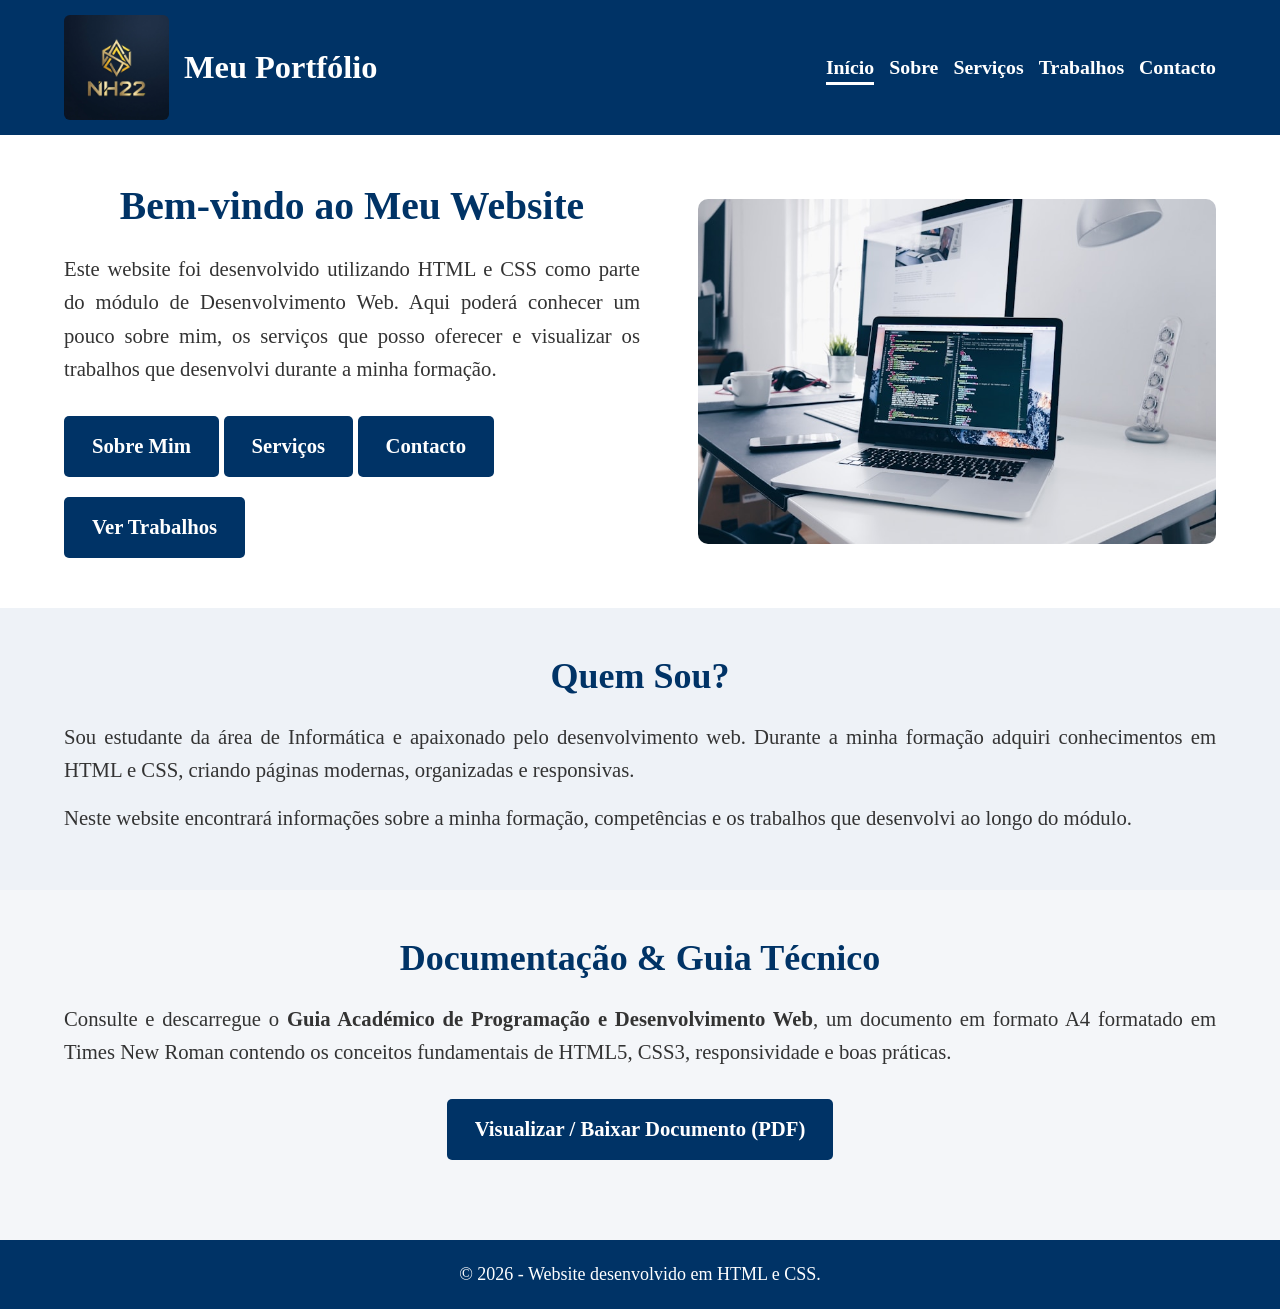
<file: index.html>
<!DOCTYPE html>
<html lang="pt">
<head>
    <meta charset="UTF-8">
    <meta name="viewport" content="width=device-width, initial-scale=1.0">
    <title>Início - Meu Portfólio</title>
    <link rel="stylesheet" href="MENU.CSS">
</head>
<body>
    
    <header>
        <div class="logo-container">
            <img src="logo nh22.jpg" alt="Logótipo NH22" class="logo-img">
            <h1>Meu Portfólio</h1>
        </div>

        <nav>
            <ul>
                <li><a href="index.html" class="active">Início</a></li>
                <li><a href="sobre.html">Sobre</a></li>
                <li><a href="servicos.html">Serviços</a></li>
                <li><a href="trabalhos.html">Trabalhos</a></li>
                <li><a href="contactos.html">Contacto</a></li>
            </ul>
        </nav>
    </header>

    <section class="banner">
        <div class="banner-texto">
            <h2>Bem-vindo ao Meu Website</h2>
            <p>
                Este website foi desenvolvido utilizando HTML e CSS como parte do
                módulo de Desenvolvimento Web. Aqui poderá conhecer um pouco sobre
                mim, os serviços que posso oferecer e visualizar os trabalhos que
                desenvolvi durante a minha formação.
            </p>

            <a href="sobre.html" class="botao">Sobre Mim</a>
            <a href="servicos.html" class="botao">Serviços</a>
            <a href="contactos.html" class="botao">Contacto</a>
            <a href="trabalhos.html" class="botao">Ver Trabalhos</a>
        </div>

        <div class="banner-imagem">
            <img src="imagem menu.jfif" alt="Programação">
        </div>
    </section>

    <section class="introducao">
        <h2>Quem Sou?</h2>
        <p>
            Sou estudante da área de Informática e apaixonado pelo desenvolvimento
            web. Durante a minha formação adquiri conhecimentos em HTML e CSS,
            criando páginas modernas, organizadas e responsivas.
        </p>
        <p>
            Neste website encontrará informações sobre a minha formação,
            competências e os trabalhos que desenvolvi ao longo do módulo.
        </p>
    </section>

    <section class="pdf-section">
        <h2>Documentação & Guia Técnico</h2>
        <p>
            Consulte e descarregue o <strong>Guia Académico de Programação e Desenvolvimento Web</strong>, 
            um documento em formato A4 formatado em Times New Roman contendo os conceitos fundamentais de HTML5, 
            CSS3, responsividade e boas práticas.
        </p>

        <div class="pdf-btn-container">
            <a href="Guia Acadêmico de Programação e Desenvolvimento Web.pdf" target="_blank" class="botao btn-pdf">
                Visualizar / Baixar Documento (PDF)
            </a>
        </div>
    </section>

    <footer>
        <p>© 2026 - Website desenvolvido em HTML e CSS.</p>
    </footer>

</body>
</html>
</file>
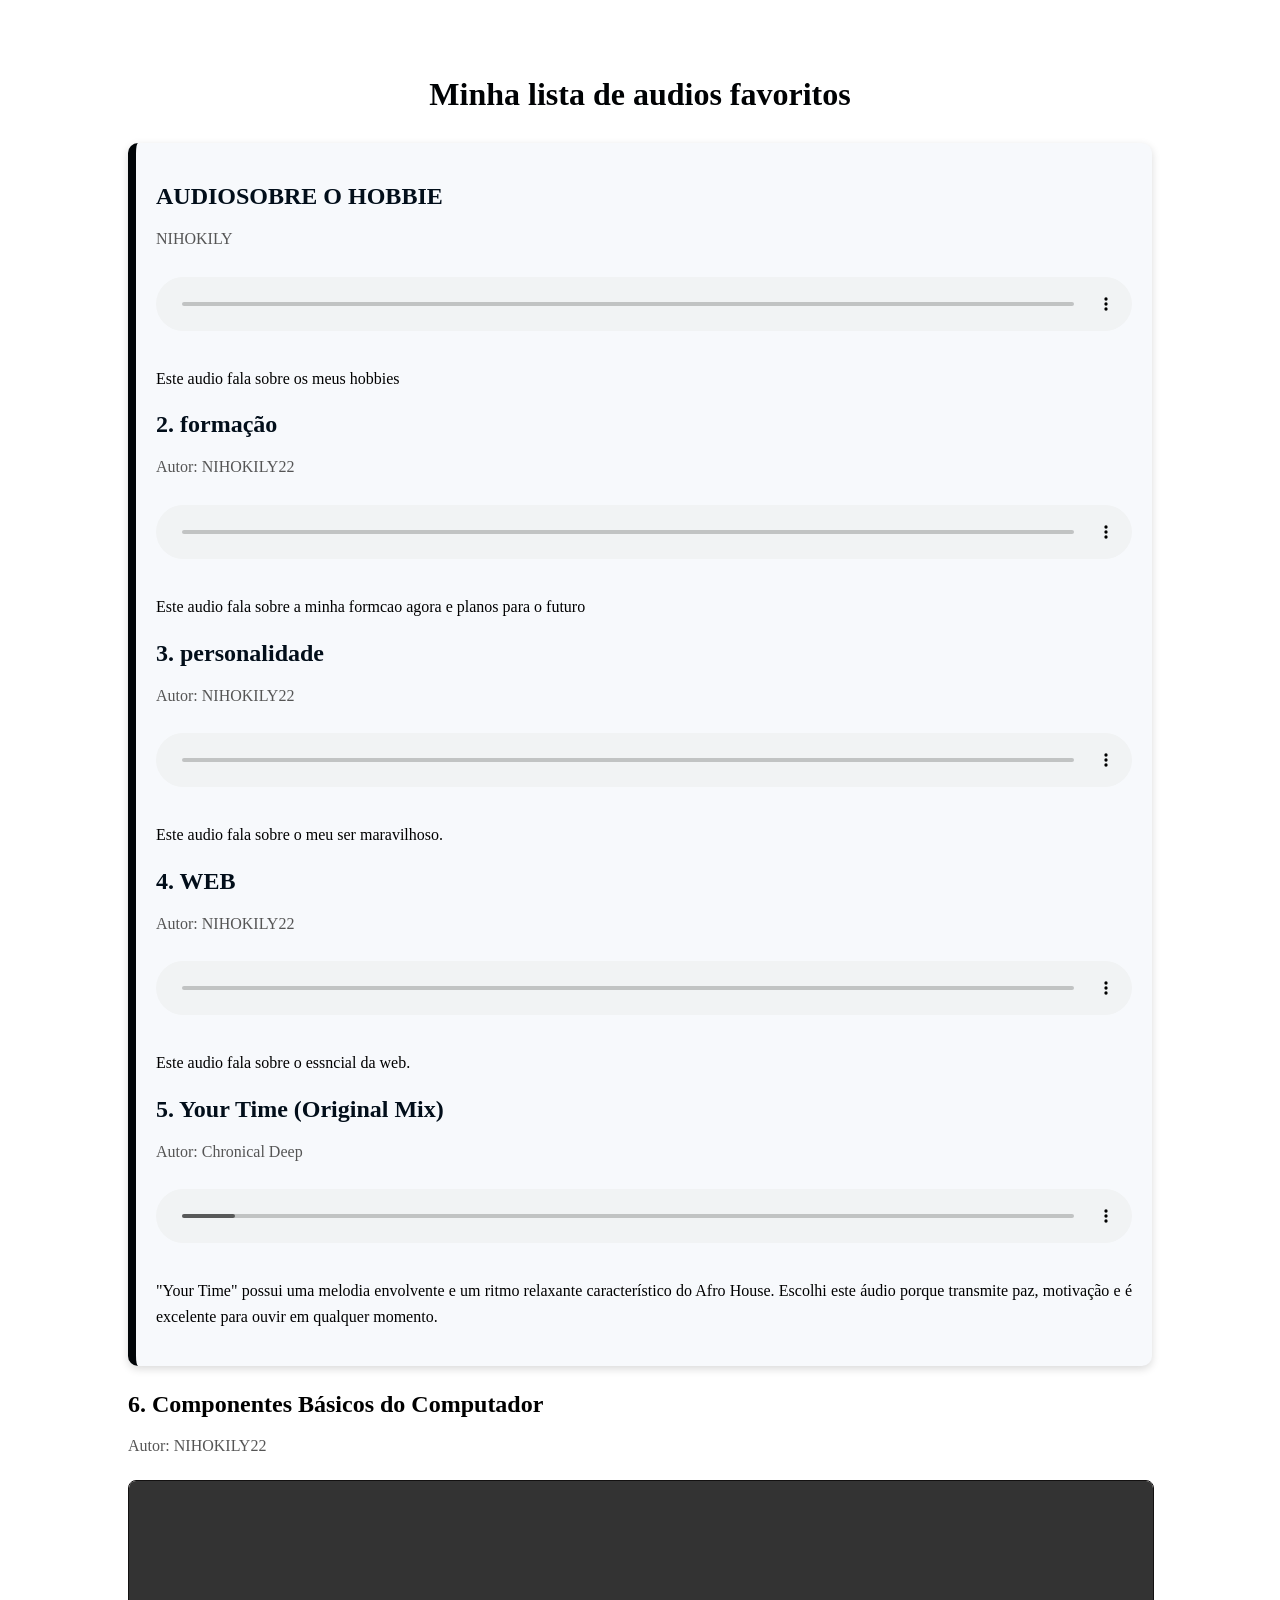
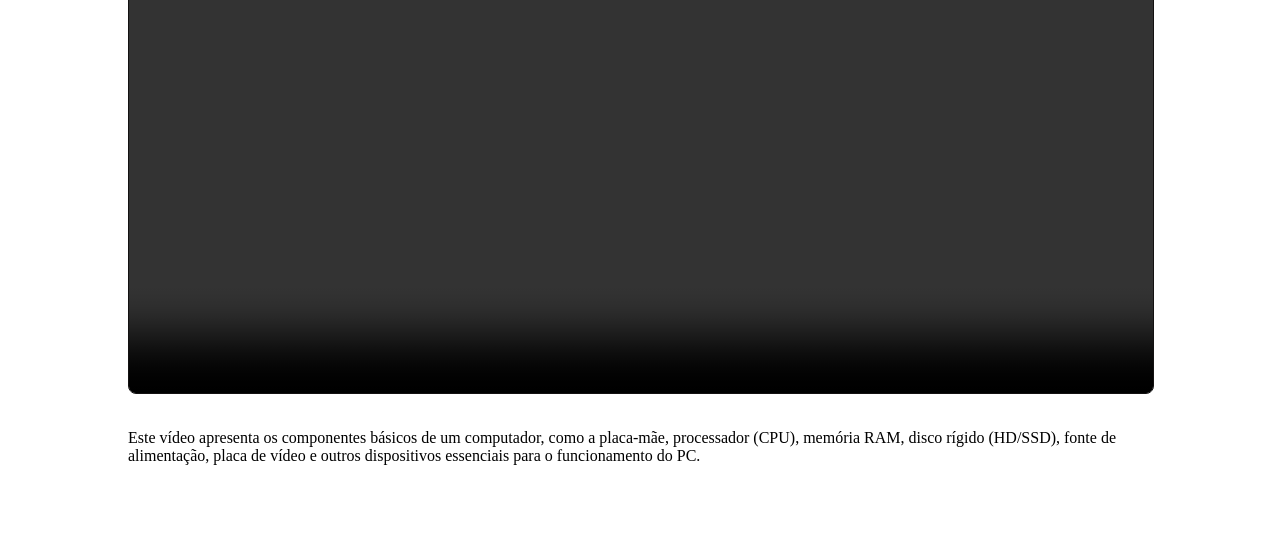
<file: audio.html>
<!DOCTYPE html>
<html lang="en">
<head>
    <meta charset="UTF-8">
    <meta name="viewport" content="width=device-width, initial-scale=1.0">
    <title>Minha lists de audios favoritos</title>
    <link rel="stylesheet" href="audio.css">
</head>
<body>
    <div class="container">
        <h1>Minha lista de audios favoritos</h1>
        <div class="audio">
            <h2>AUDIOSOBRE O HOBBIE</h2>
<p class="autor">NIHOKILY</p>

<audio controls>
<source src="Hobbie.m4a" type="audio/mpeg">

</audio>

<p>
Este audio fala sobre os meus hobbies
</p>

<h2>2. formação</h2>
<p class="autor">Autor: NIHOKILY22</p>

<audio controls>
<source src="Áudio de formação.m4a" type="audio/mpeg">

</audio>

<p>
Este audio fala sobre a minha formcao agora e planos para o futuro
</p>
<h2>3. personalidade</h2>
<p class="autor">Autor: NIHOKILY22</p>

<audio controls>
<source src="Áudio sobre personalidade.m4a" type="audio/mpeg">
O seu navegador não suporta áudio.
</audio>

<p>
Este audio fala sobre o meu ser maravilhoso.
</p>

<h2>4. WEB</h2>
<p class="autor">Autor: NIHOKILY22</p>

<audio controls>
<source src="Áudio de web.m4a" type="audio/mpeg">
O seu navegador não suporta áudio.
</audio>

<p>
Este audio fala sobre o essncial da web.
</p>


<h2>5. Your Time (Original Mix)</h2>
<p class="autor">Autor: Chronical Deep</p>

<audio controls>
<source src="Chronical Deep - Your Time (Original mix) - Stay True Sounds.mp3" type="audio/mpeg">
O seu navegador não suporta áudio.
</audio>

<p>
"Your Time" possui uma melodia envolvente e um ritmo relaxante característico
do Afro House. Escolhi este áudio porque transmite paz, motivação
e é excelente para ouvir em qualquer momento.
</p>
            </audio>
        
    </div>
    <h2>6. Componentes Básicos do Computador</h2>
<p class="autor">Autor: NIHOKILY22</p>

<video controls>
    <source src="Video web.mp4" type="video/mp4">
    O seu navegador não suporta vídeo.
</video>

<p>
Este vídeo apresenta os componentes básicos de um computador, como a placa-mãe,
processador (CPU), memória RAM, disco rígido (HD/SSD), fonte de alimentação,
placa de vídeo e outros dispositivos essenciais para o funcionamento do PC.
</p>
    </div>
</body>
</html>
</file>
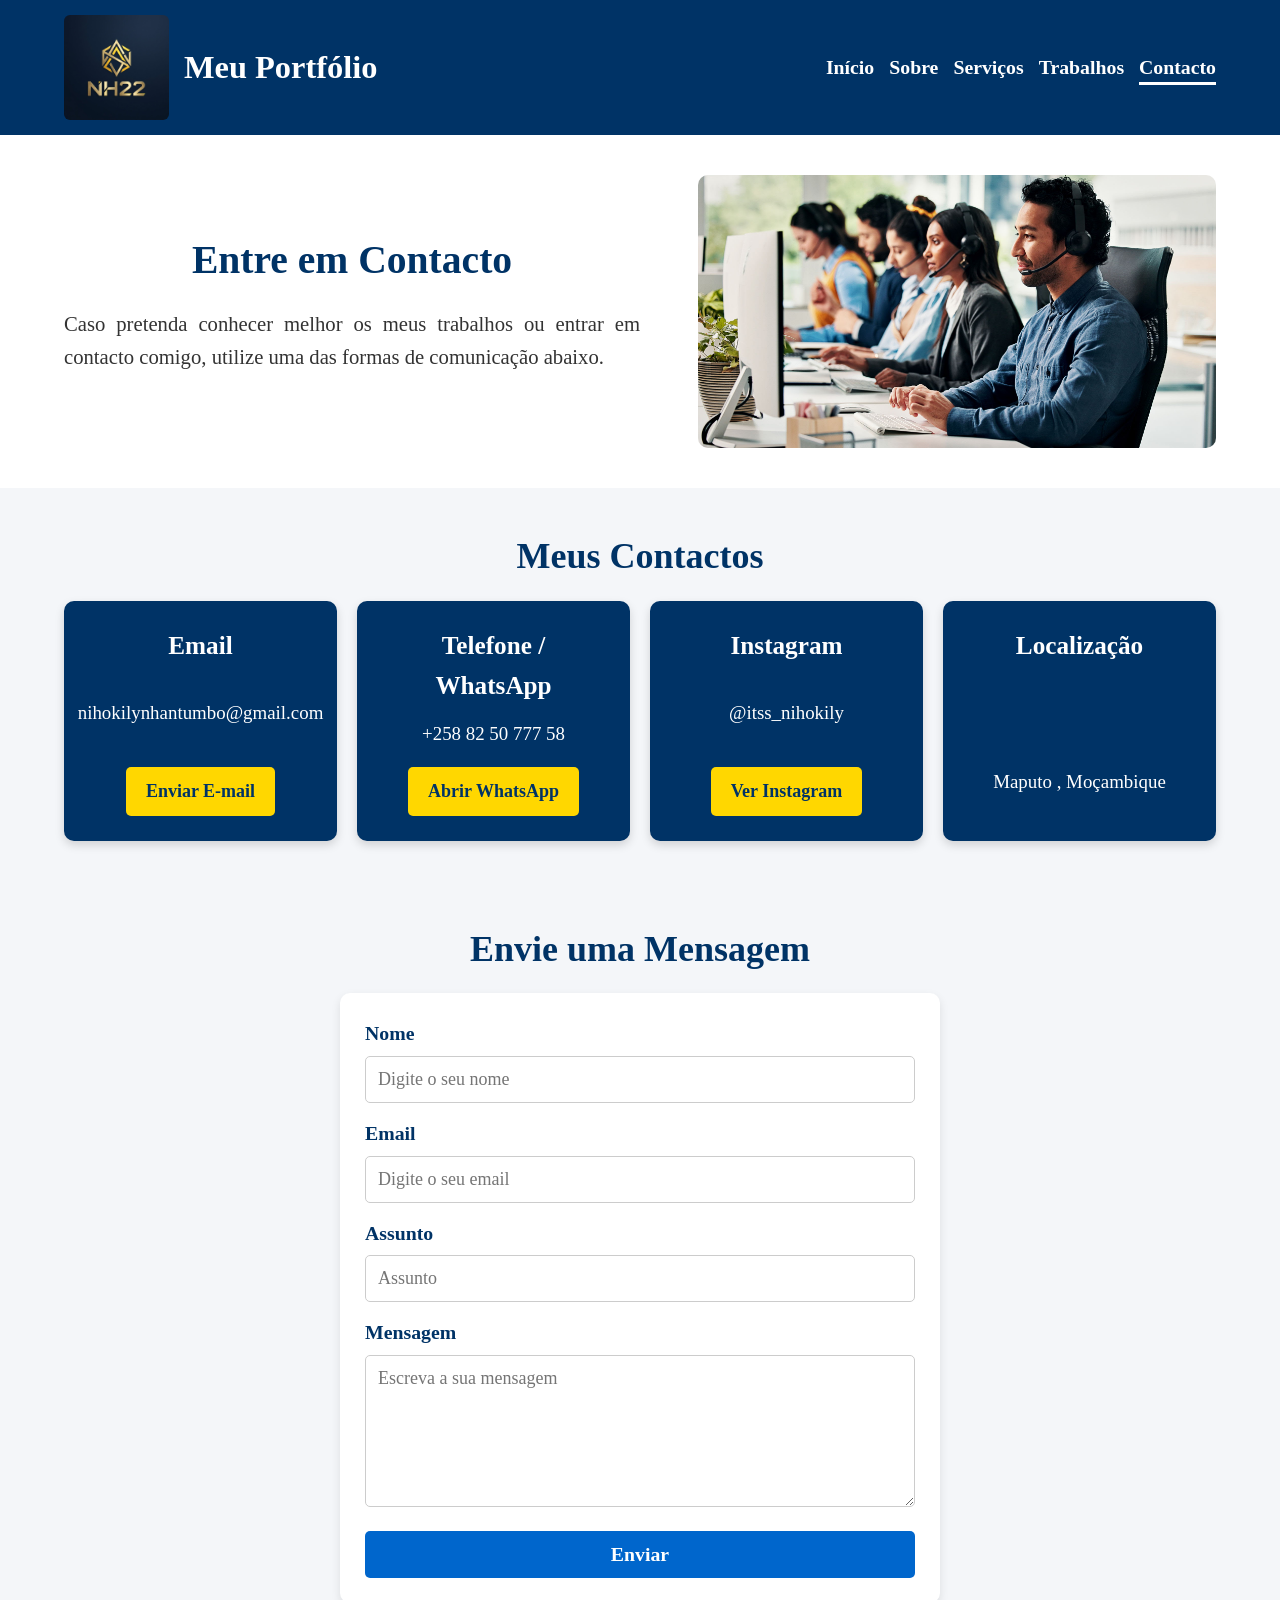
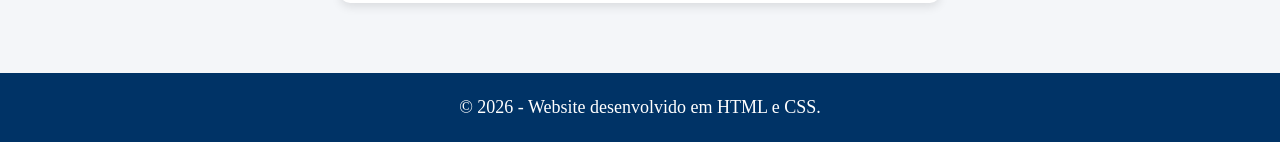
<file: contactos.html>
<!DOCTYPE html>
<html lang="pt">
<head>
    <meta charset="UTF-8">
    <meta name="viewport" content="width=device-width, initial-scale=1.0">
    <title>Contacto - Meu Portfólio</title>
    <link rel="stylesheet" href="MENU.CSS">
</head>
<body>

    <header>
        <div class="logo-container">
            <img src="logo nh22.jpg" alt="Logótipo NH22" class="logo-img">
            <h1>Meu Portfólio</h1>
        </div>

        <nav>
            <ul>
                <li><a href="index.html">Início</a></li>
                <li><a href="sobre.html">Sobre</a></li>
                <li><a href="servicos.html">Serviços</a></li>
                <li><a href="trabalhos.html">Trabalhos</a></li>
                <li><a href="contactos.html" class="active">Contacto</a></li>
            </ul>
        </nav>
    </header>

    <section class="banner">
        <div class="banner-texto">
            <h2>Entre em Contacto</h2>

            <p>
                Caso pretenda conhecer melhor os meus trabalhos ou entrar em contacto
                comigo, utilize uma das formas de comunicação abaixo.
            </p>
        </div>
        
        <div class="banner-imagem">
            <img src="imagem contacto.jfif" alt="contactos">
        </div>
    </section>

    <section>
        <h2>Meus Contactos</h2>

        <div class="cards">
            <div class="card">
                <h3>Email</h3>
                <p>nihokilynhantumbo@gmail.com</p>
                <a href="mailto:nihokilynhantumbo@gmail.com">Enviar E-mail</a>
            </div>

            <div class="card">
                <h3>Telefone / WhatsApp</h3>
                <p>+258 82 50 777 58</p>
                <a href="https://wa.me/qr/FFLFQFA22ZQLK1" target="_blank">Abrir WhatsApp</a>
            </div>

            <div class="card">
                <h3>Instagram</h3>
                <p>@itss_nihokily</p>
                <a href="https://www.instagram.com/itss_nihokily?igsh=eWZlNTFzYXlvYnU1&utm_source=qr" target="_blank">Ver Instagram</a>
            </div>

            <div class="card">
                <h3>Localização</h3>
                <p> Maputo , Moçambique</p>
            </div>
        </div>
    </section>

    <section>
        <h2>Envie uma Mensagem</h2>

        <form action="https://formsubmit.co/nihokilynhantumbo@gmail.com" method="POST">
            <input type="hidden" name="_subject" value="Nova mensagem - Meu Portfólio">
            <input type="hidden" name="_template" value="table">
            <input type="hidden" name="_captcha" value="false">
            <input type="hidden" name="_next" value="https://SEU-USUARIO.github.io/obrigado.html">

            <label for="nome">Nome</label>
            <input type="text" id="nome" name="nome" placeholder="Digite o seu nome" required>

            <label for="email">Email</label>
            <input type="email" id="email" name="email" placeholder="Digite o seu email" required>

            <label for="assunto">Assunto</label>
            <input type="text" id="assunto" name="assunto" placeholder="Assunto">

            <label for="mensagem">Mensagem</label>
            <textarea id="mensagem" name="mensagem" rows="6" placeholder="Escreva a sua mensagem" required></textarea>

            <input type="submit" value="Enviar">
        </form>
    </section>

    <footer>
        <p>© 2026 - Website desenvolvido em HTML e CSS.</p>
    </footer>

</body>
</html>
</file>
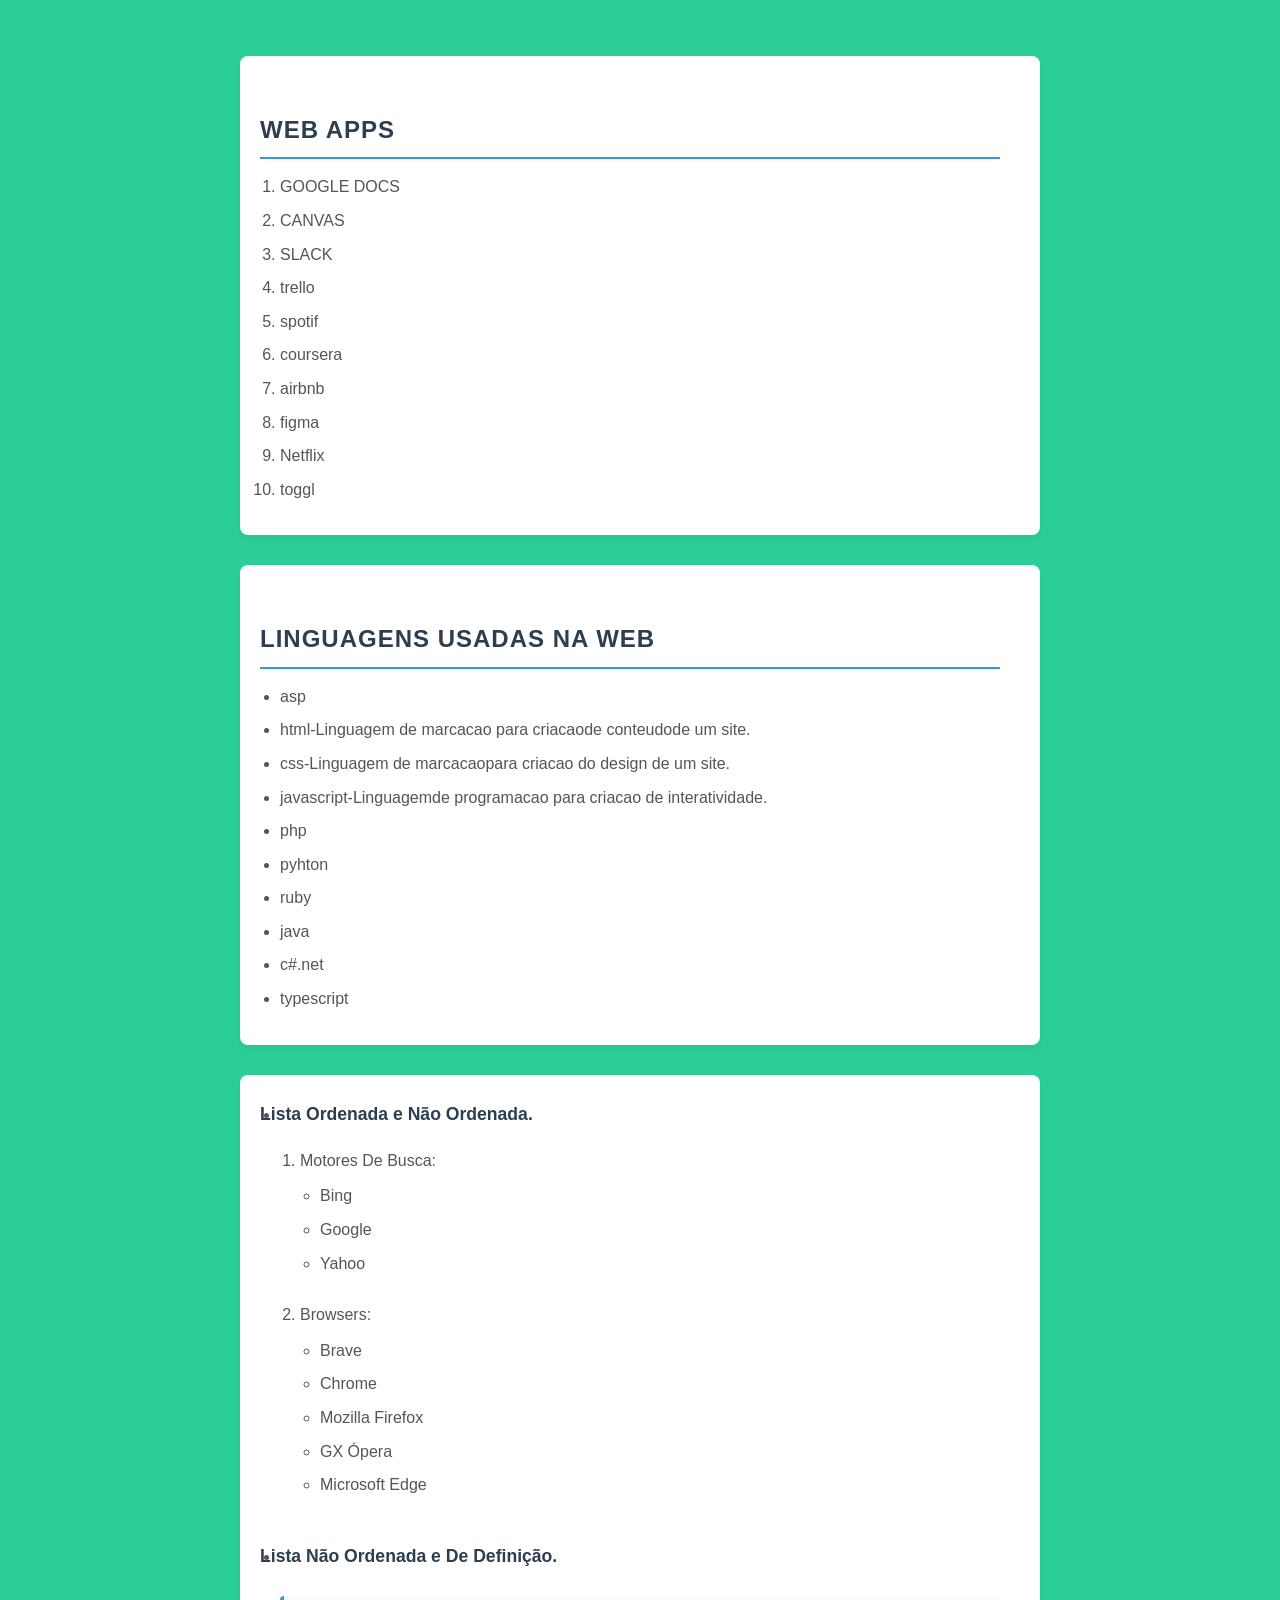
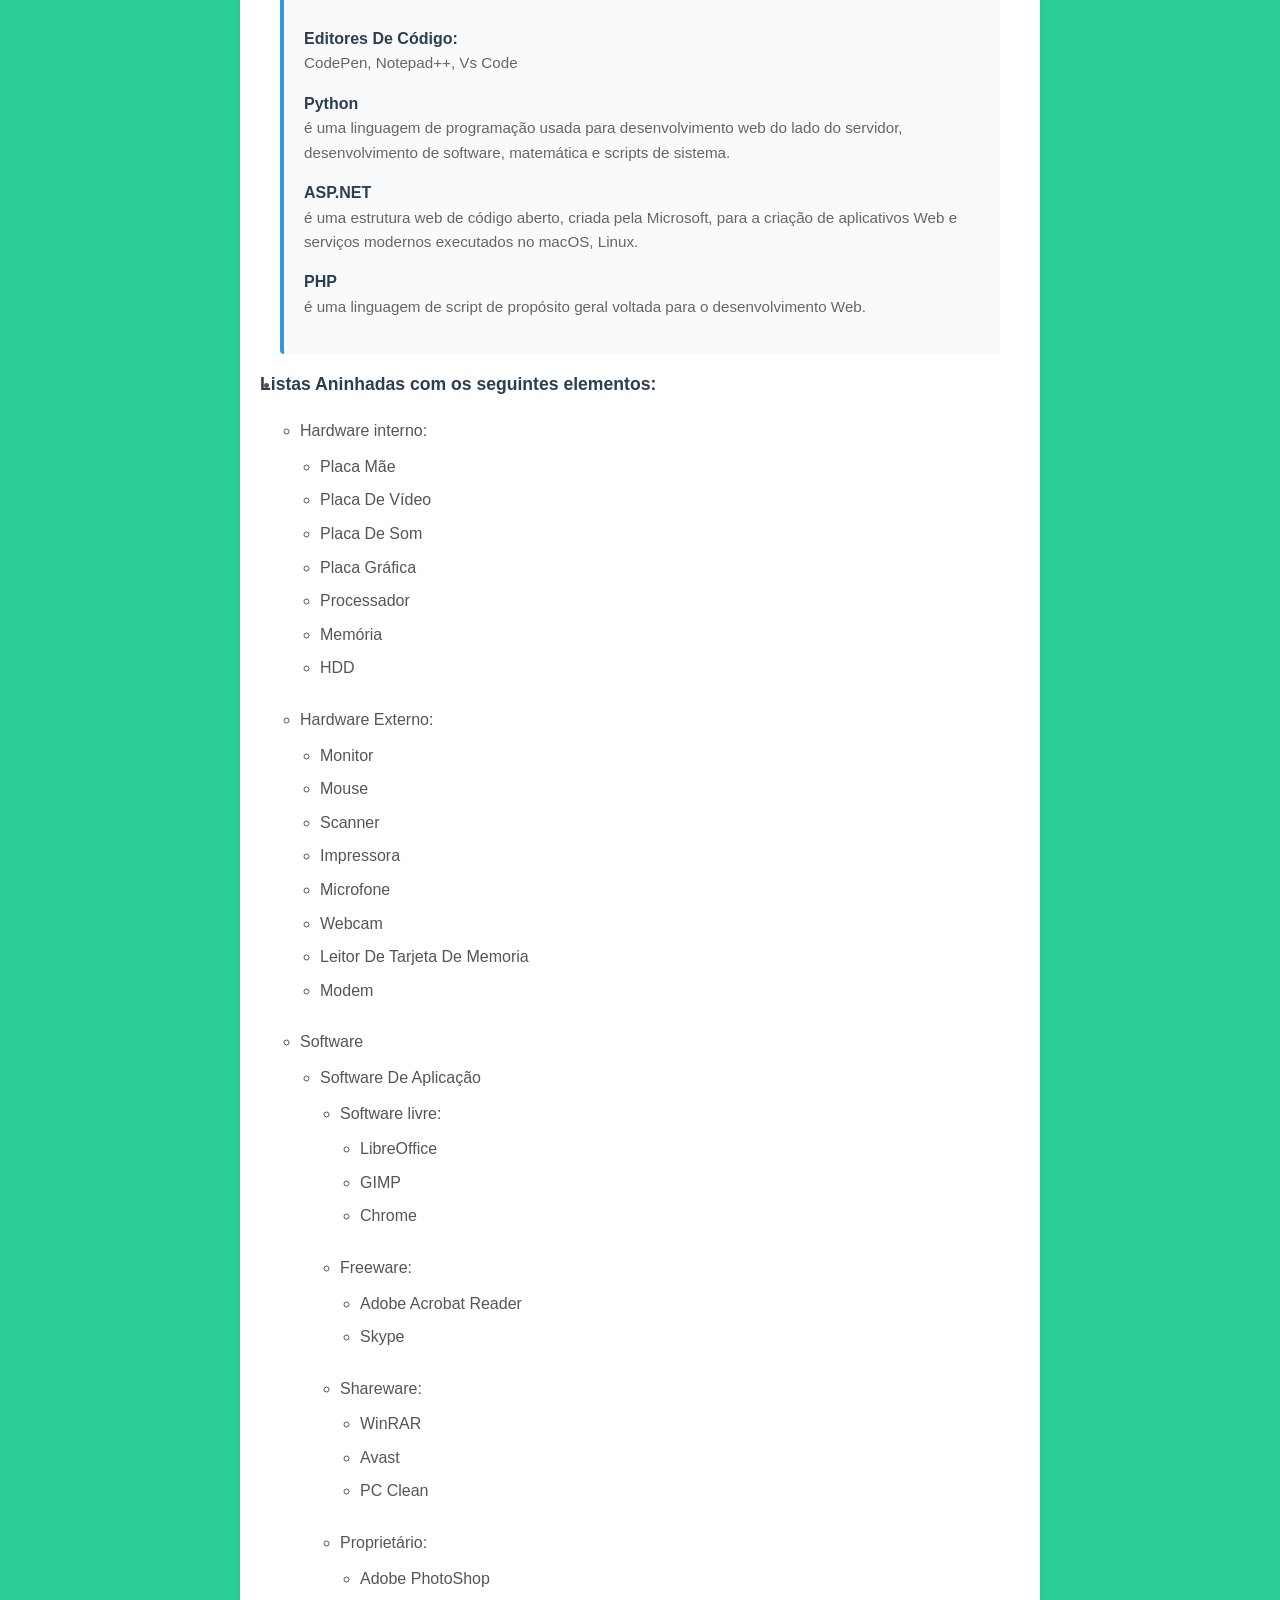
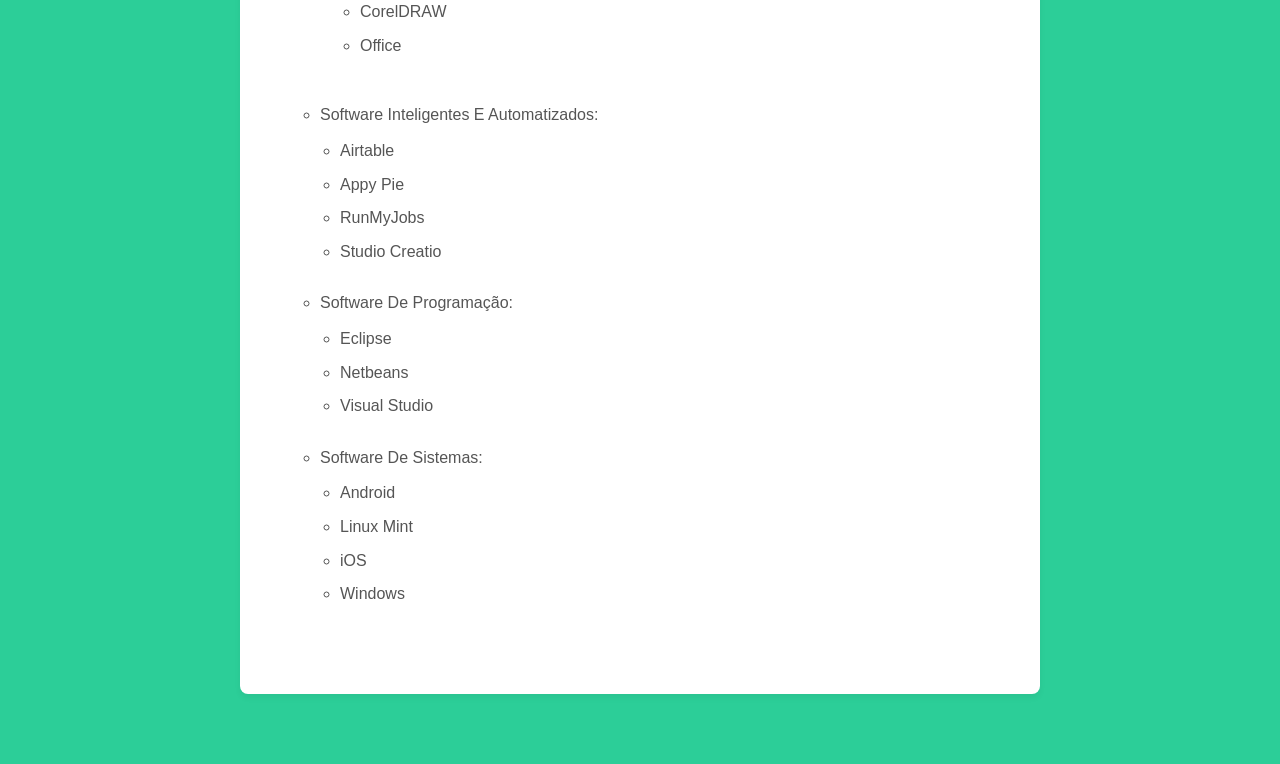
<file: Listas.html>
<!DOCTYPE html>
<html lang="en">
<head>
    <meta charset="UTF-8">
    <meta name="viewport" content="width=device-width, initial-scale=1.0">
    <title>Document</title>
    <link rel="stylesheet" href="LISTAS.CSS">
</head>
<body>
    <ol>
        <h1><b>WEB APPS</b></h1>
        <li>GOOGLE DOCS</li>
        <li>CANVAS</li>
        <li>SLACK</li>
        <li>trello</li>
        <li>spotif</li>
        <li>coursera</li>
        <li>airbnb</li>
        <li>figma</li>
        <li>Netflix</li>
        <li>toggl</li>
    </ol>
    <ul>
        <h1><b>LINGUAGENS USADAS NA WEB</b></h1>
        <li>asp</li>
        <li>html-Linguagem de marcacao para criacaode conteudode um site.</li>
        <li>css-Linguagem de marcacaopara criacao do design de um site.</li>
        <li>javascript-Linguagemde programacao para criacao de interatividade.</li>
        <li>php</li>
        <li>pyhton</li>
        <li>ruby</li>
        <li>java</li>
        <li>c#.net</li>
        <li>typescript</li>
    </ul>
    <ul>
<li><strong>Lista Ordenada e Não Ordenada.</strong>
<ol type="1">
<li>Motores De Busca:
<ul>
<li>Bing</li>
<li>Google</li>
<li>Yahoo</li>
</ul>
</li>
<li>Browsers:
<ul>
<li>Brave</li>
<li>Chrome</li>
<li>Mozilla Firefox</li>
<li>GX Ópera</li>
<li>Microsoft Edge</li>
</ul>
</li>
</ol>
</li>

<li><strong>Lista Não Ordenada e De Definição.</strong>
<dl>
<dt>Editores De Código:</dt>
<dd>CodePen, Notepad++, Vs Code</dd>

<dt>Python</dt>
<dd>é uma linguagem de programação usada para desenvolvimento web do lado do servidor, desenvolvimento de software, matemática e scripts de sistema.</dd>

<dt>ASP.NET</dt>
<dd>é uma estrutura web de código aberto, criada pela Microsoft, para a criação de aplicativos Web e serviços modernos executados no macOS, Linux.</dd>

<dt>PHP</dt>
<dd>é uma linguagem de script de propósito geral voltada para o desenvolvimento Web.</dd>
</dl>
</li>

<li><strong>Listas Aninhadas com os seguintes elementos:</strong>
<ul>
<li>Hardware interno:
<ul>
<li>Placa Mãe</li>
<li>Placa De Vídeo</li>
<li>Placa De Som</li>
<li>Placa Gráfica</li>
<li>Processador</li>
<li>Memória</li>
<li>HDD</li>
</ul>
</li>
<li>Hardware Externo:
<ul>
<li>Monitor</li>
<li>Mouse</li>
<li>Scanner</li>
<li>Impressora</li>
<li>Microfone</li>
<li>Webcam</li>
<li>Leitor De Tarjeta De Memoria</li>
<li>Modem</li>
</ul>
</li>
<li>Software
<ul>
<li>Software De Aplicação
<ul>
<li>Software livre:
<ul>
<li>LibreOffice</li>
<li>GIMP</li>
<li>Chrome</li>
</ul>
</li>
<li>Freeware:
<ul>
<li>Adobe Acrobat Reader</li>
<li>Skype</li>
</ul>
</li>
<li>Shareware:
<ul>
<li>WinRAR</li>
<li>Avast</li>
<li>PC Clean</li>
</ul>
</li>
<li>Proprietário:
<ul>
<li>Adobe PhotoShop</li>
<li>CorelDRAW</li>
<li>Office</li>
</ul>
</li>
</ul>
</li>
<li>Software Inteligentes E Automatizados:
<ul>
<li>Airtable</li>
<li>Appy Pie</li>
<li>RunMyJobs</li>
<li>Studio Creatio</li>
</ul>
</li>
<li>Software De Programação:
<ul>
<li>Eclipse</li>
<li>Netbeans</li>
<li>Visual Studio</li>
</ul>
</li>
<li>Software De Sistemas:
<ul>
<li>Android</li>
<li>Linux Mint</li>
<li>iOS</li>
<li>Windows</li>
</ul>
</li>
</ul>
</li>
</ul>
</li>
</ul>
</body>
</html>
</file>
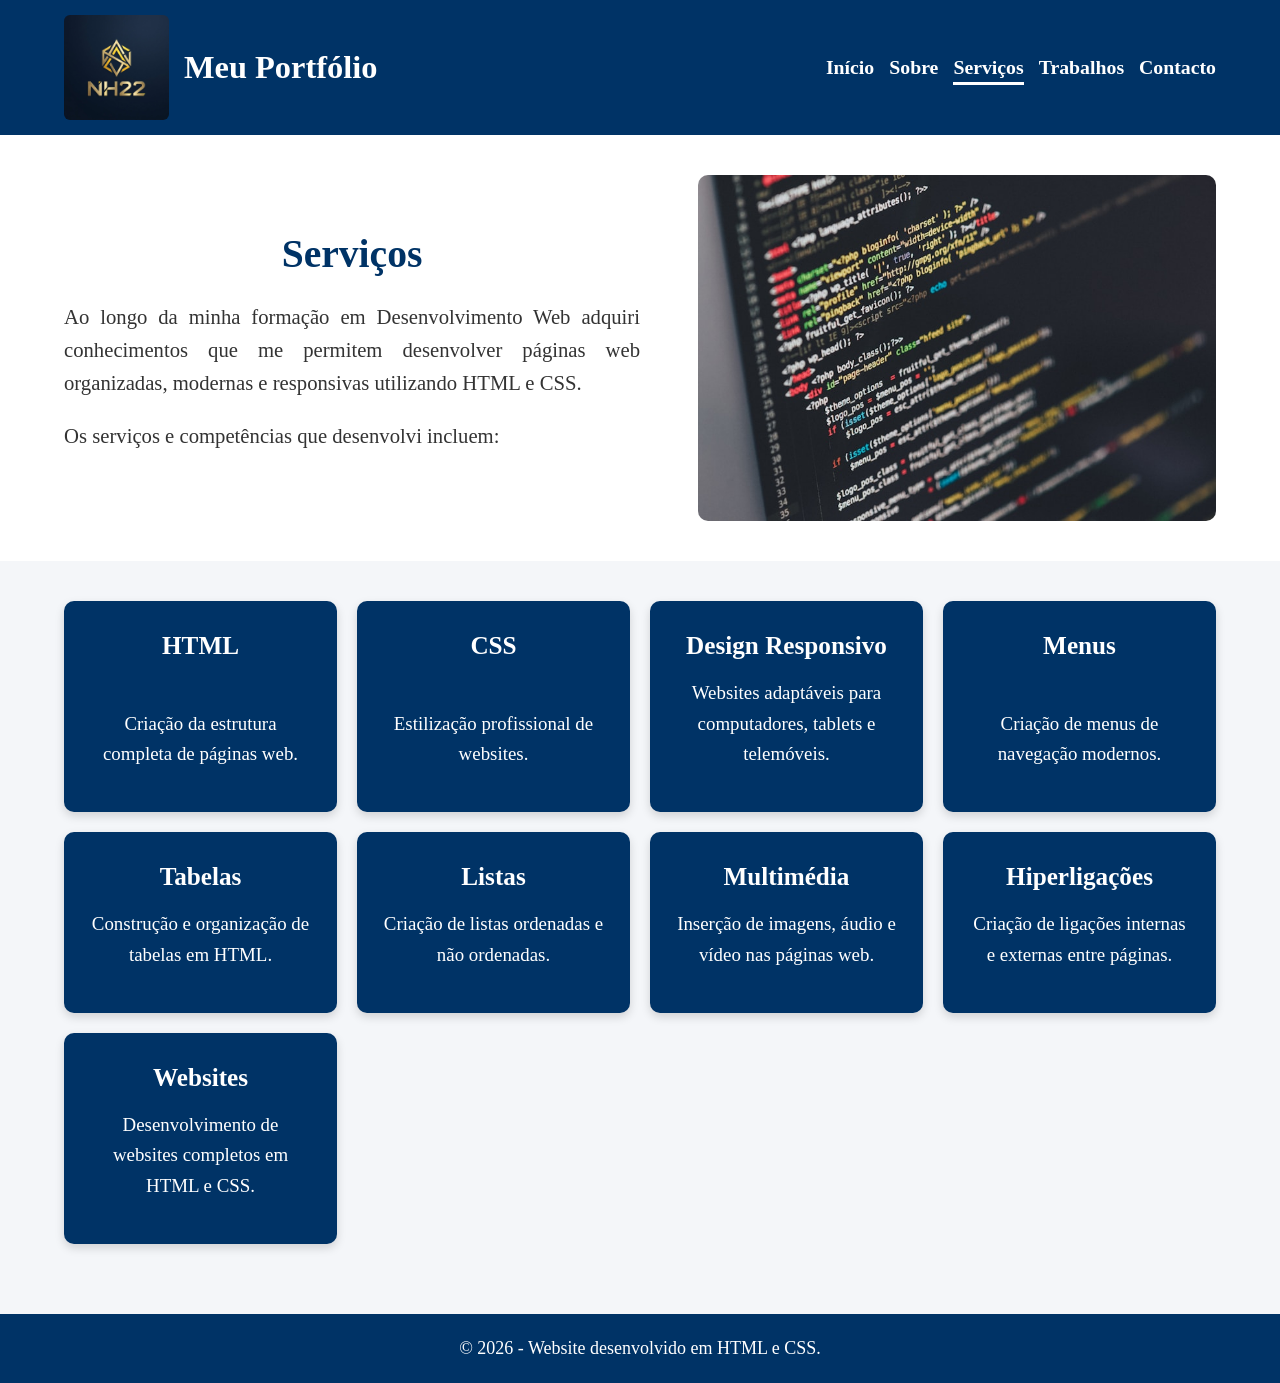
<file: servicos.html>
<!DOCTYPE html>
<html lang="pt">
<head>
    <meta charset="UTF-8">
    <meta name="viewport" content="width=device-width, initial-scale=1.0">
    <title>Serviços - Meu Portfólio</title>
    <link rel="stylesheet" href="MENU.CSS">
</head>
<body>

    <header>
        <div class="logo-container">
            <img src="logo nh22.jpg" alt="Logótipo NH22" class="logo-img">
            <h1>Meu Portfólio</h1>
        </div>

        <nav>
            <ul>
                <li><a href="index.html">Início</a></li>
                <li><a href="sobre.html">Sobre</a></li>
                <li><a href="servicos.html" class="active">Serviços</a></li>
                <li><a href="trabalhos.html">Trabalhos</a></li>
                <li><a href="contactos.html">Contacto</a></li>
            </ul>
        </nav>
    </header>

    <section class="banner">
        <div class="banner-texto">
            <h2>Serviços</h2>

            <p>
                Ao longo da minha formação em Desenvolvimento Web adquiri conhecimentos
                que me permitem desenvolver páginas web organizadas, modernas e
                responsivas utilizando HTML e CSS.
            </p>

            <p>
                Os serviços e competências que desenvolvi incluem:
            </p>
        </div>

        <div class="banner-imagem">
            <img src="imagem serviços.jfif" alt="Serviços">
        </div>
    </section>

    <section>
        <div class="cards">
            <div class="card">
                <h3>HTML</h3>
                <p>Criação da estrutura completa de páginas web.</p>
            </div>

            <div class="card">
                <h3>CSS</h3>
                <p>Estilização profissional de websites.</p>
            </div>

            <div class="card">
                <h3>Design Responsivo</h3>
                <p>Websites adaptáveis para computadores, tablets e telemóveis.</p>
            </div>

            <div class="card">
                <h3>Menus</h3>
                <p>Criação de menus de navegação modernos.</p>
            </div>

            <div class="card">
                <h3>Tabelas</h3>
                <p>Construção e organização de tabelas em HTML.</p>
            </div>

            <div class="card">
                <h3>Listas</h3>
                <p>Criação de listas ordenadas e não ordenadas.</p>
            </div>

            <div class="card">
                <h3>Multimédia</h3>
                <p>Inserção de imagens, áudio e vídeo nas páginas web.</p>
            </div>

            <div class="card">
                <h3>Hiperligações</h3>
                <p>Criação de ligações internas e externas entre páginas.</p>
            </div>

            <div class="card">
                <h3>Websites</h3>
                <p>Desenvolvimento de websites completos em HTML e CSS.</p>
            </div>
        </div>
    </section>

   

    <footer>
        <p>© 2026 - Website desenvolvido em HTML e CSS.</p>
    </footer>

</body>
</html>
</file>
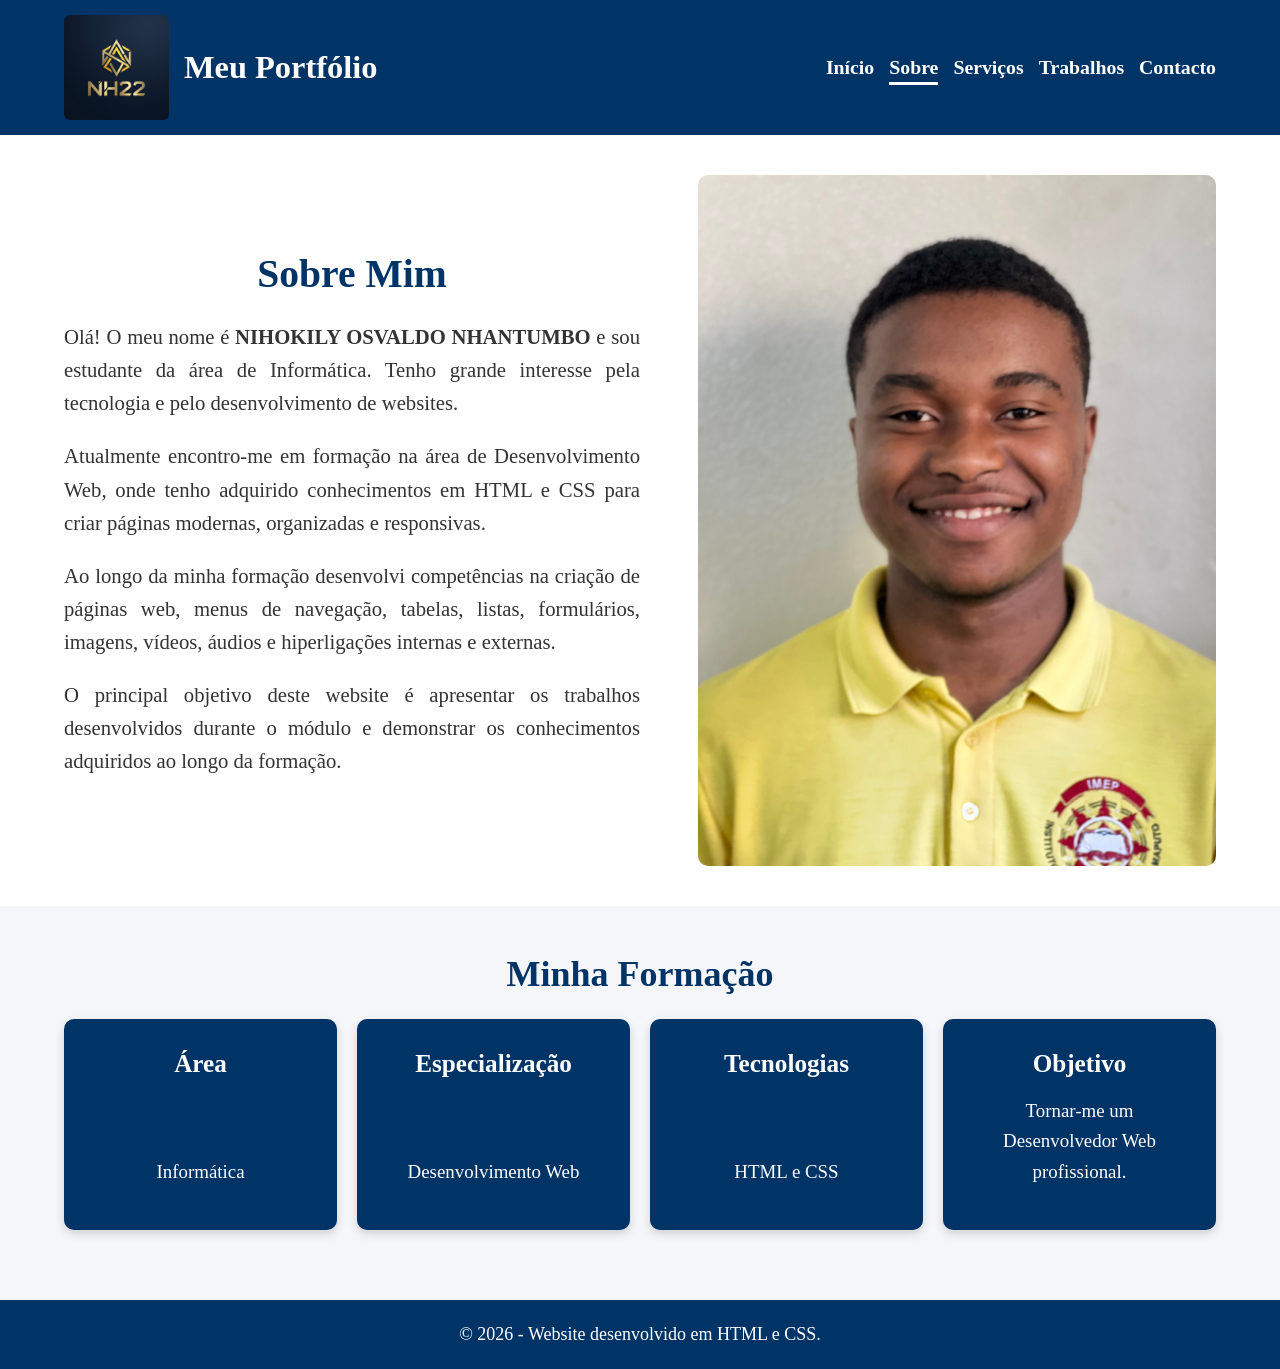
<file: sobre.html>
<!DOCTYPE html>
<html lang="pt">
<head>
    <meta charset="UTF-8">
    <meta name="viewport" content="width=device-width, initial-scale=1.0">
    <title>Sobre Mim - Meu Portfólio</title>
    <link rel="stylesheet" href="MENU.CSS">
</head>
<body>

    <header>
        <div class="logo-container">
            <img src="logo nh22.jpg" alt="Logótipo NH22" class="logo-img">
            <h1>Meu Portfólio</h1>
        </div>

        <nav>
            <ul>
                <li><a href="index.html">Início</a></li>
                <li><a href="sobre.html" class="active">Sobre</a></li>
                <li><a href="servicos.html">Serviços</a></li>
                <li><a href="trabalhos.html">Trabalhos</a></li>
                <li><a href="contactos.html">Contacto</a></li>
            </ul>
        </nav>
    </header>

    <section class="banner">
        <div class="banner-texto">
            <h2>Sobre Mim</h2>

            <p>
                Olá! O meu nome é <strong>NIHOKILY OSVALDO NHANTUMBO</strong> e sou estudante da área
                de Informática. Tenho grande interesse pela tecnologia e pelo
                desenvolvimento de websites.
            </p>

            <p>
                Atualmente encontro-me em formação na área de Desenvolvimento Web,
                onde tenho adquirido conhecimentos em HTML e CSS para criar páginas
                modernas, organizadas e responsivas.
            </p>

            <p>
                Ao longo da minha formação desenvolvi competências na criação de
                páginas web, menus de navegação, tabelas, listas, formulários,
                imagens, vídeos, áudios e hiperligações internas e externas.
            </p>

            <p>
                O principal objetivo deste website é apresentar os trabalhos
                desenvolvidos durante o módulo e demonstrar os conhecimentos
                adquiridos ao longo da formação.
            </p>
        </div>

        <div class="banner-imagem">
            <img src="fotooo.jpeg" alt="Sobre Mim">
        </div>
    </section>

    <section>
        <h2>Minha Formação</h2>

        <div class="cards">
            <div class="card">
                <h3>Área</h3>
                <p>Informática</p>
            </div>

            <div class="card">
                <h3>Especialização</h3>
                <p>Desenvolvimento Web</p>
            </div>

            <div class="card">
                <h3>Tecnologias</h3>
                <p>HTML e CSS</p>
            </div>

            <div class="card">
                <h3>Objetivo</h3>
                <p>Tornar-me um Desenvolvedor Web profissional.</p>
            </div>
        </div>
    </section>

    <footer>
        <p>© 2026 - Website desenvolvido em HTML e CSS.</p>
    </footer>

</body>
</html>
</file>
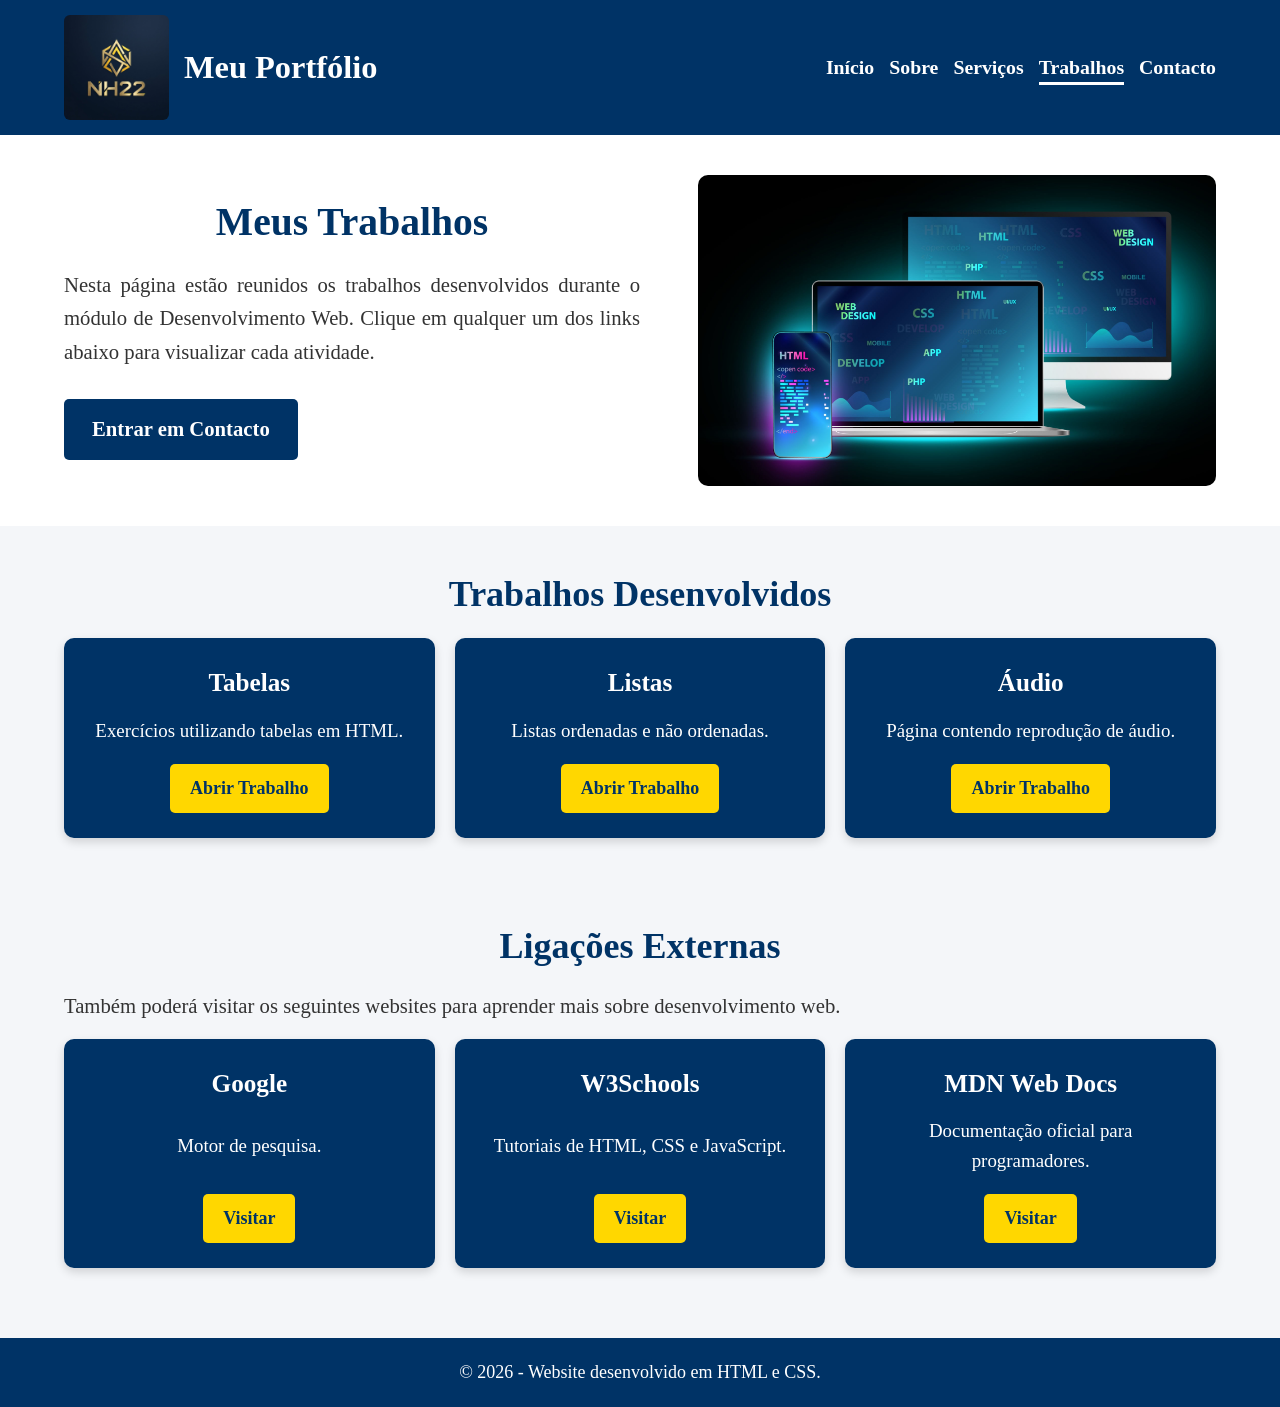
<file: trabalhos.html>
<!DOCTYPE html>
<html lang="pt">
<head>
    <meta charset="UTF-8">
    <meta name="viewport" content="width=device-width, initial-scale=1.0">
    <title>Meus Trabalhos - Meu Portfólio</title>
    <link rel="stylesheet" href="MENU.CSS">
</head>
<body>

    <header>
        <div class="logo-container">
            <img src="logo nh22.jpg" alt="Logótipo NH22" class="logo-img">
            <h1>Meu Portfólio</h1>
        </div>

        <nav>
            <ul>
                <li><a href="index.html">Início</a></li>
                <li><a href="sobre.html">Sobre</a></li>
                <li><a href="servicos.html">Serviços</a></li>
                <li><a href="trabalhos.html" class="active">Trabalhos</a></li>
                <li><a href="contactos.html">Contacto</a></li>
            </ul>
        </nav>
    </header>

    <section class="banner">
        <div class="banner-texto">
            <h2>Meus Trabalhos</h2>

            <p>
                Nesta página estão reunidos os trabalhos desenvolvidos durante o módulo de
                Desenvolvimento Web. Clique em qualquer um dos links abaixo para visualizar
                cada atividade.
            </p>
            

            <a href="contactos.html" class="botao">Entrar em Contacto</a>
        </div>
         <div class="banner-imagem">
            <img src="imagem trabalhos.jfif" alt="Trabalhos">
        </div>
    </section>

    <section>
        <h2>Trabalhos Desenvolvidos</h2>

        <div class="cards">
            <div class="card">
                <h3>Tabelas</h3>
                <p>Exercícios utilizando tabelas em HTML.</p>
                <a href="TABELA.html">Abrir Trabalho</a>
            </div>

            <div class="card">
                <h3>Listas</h3>
                <p>Listas ordenadas e não ordenadas.</p>
                <a href="Listas.html">Abrir Trabalho</a>
            </div>

            <div class="card">
                <h3>Áudio</h3>
                <p>Página contendo reprodução de áudio.</p>
                <a href="audio.html">Abrir Trabalho</a>
            </div>
        </div>
    </section>

    <section>
        <h2>Ligações Externas</h2>
        <p>
            Também poderá visitar os seguintes websites para aprender mais sobre
            desenvolvimento web.
        </p>

        <div class="cards">
            <div class="card">
                <h3>Google</h3>
                <p>Motor de pesquisa.</p>
                <a href="https://www.google.com" target="_blank">Visitar</a>
            </div>

            <div class="card">
                <h3>W3Schools</h3>
                <p>Tutoriais de HTML, CSS e JavaScript.</p>
                <a href="https://www.w3schools.com" target="_blank">Visitar</a>
            </div>

            <div class="card">
                <h3>MDN Web Docs</h3>
                <p>Documentação oficial para programadores.</p>
                <a href="https://developer.mozilla.org" target="_blank">Visitar</a>
            </div>
        </div>
    </section>

    <footer>
        <p>© 2026 - Website desenvolvido em HTML e CSS.</p>
    </footer>

</body>
</html>
</file>
<file: MENU.CSS>
/* ==========================================
   RESET E REGRA ANTI-VAZAMENTO (RESPONSIVIDADE)
   ========================================== */
* {
    margin: 0;
    padding: 0;
    box-sizing: border-box;
    font-family: 'Times New Roman', Times, serif;
}

html, body {
    width: 100%;
    overflow-x: hidden; /* Evita que o site transborde para os lados no telemóvel */
    background: #f4f6f9;
    color: #333;
    line-height: 1.6;
    font-size: 18px; /* Tamanho base de leitura confortável e acessível */
}

/* ==========================================
   CABEÇALHO E NAVEGAÇÃO
   ========================================== */
header {
    background: #003366;
    color: white;
    display: flex;
    justify-content: space-between;
    align-items: center;
    padding: 15px 5%;
    position: sticky;
    top: 0;
    z-index: 1000;
}

.logo-container {
    display: flex;
    align-items: center;
    gap: 15px;
}

/* Logótipo em grande destaque no PC */
.logo-img {
    height: 105px; /* Aumentado para maior visibilidade */
    width: auto;
    max-width: 100%;
    border-radius: 6px;
    object-fit: contain;
}

.logo-container h1 {
    font-size: 1.8rem;
    margin: 0;
    color: white;
}

nav ul {
    display: flex;
    flex-direction: row;
    list-style: none;
    gap: 15px;
}

nav ul li a {
    color: white;
    text-decoration: none;
    font-weight: bold;
    font-size: 1.1rem;
    padding-bottom: 4px;
    transition: all 0.3s ease;
    border-bottom: 3px solid transparent;
}

nav ul li a:hover {
    color: #ffd700;
}

nav ul li a.active {
    border-bottom: 3px solid white;
}

/* ==========================================
   BANNER PRINCIPAL (LADO A LADO NO PC)
   ========================================== */
.banner {
    display: flex;
    justify-content: space-between;
    align-items: center;
    padding: 40px 5%;
    background: white;
    gap: 20px;
}

.banner-texto {
    width: 50%;
    text-align: left;
}

.banner-texto h2 {
    font-size: 2.2rem;
    color: #003366;
    margin-bottom: 15px;
}

.banner-texto p {
    margin-bottom: 20px;
    font-size: 1.15rem;
    text-align: justify;
}

.banner-imagem {
    width: 45%;
}

.banner-imagem img {
    width: 100%;
    height: auto;
    border-radius: 10px;
    object-fit: cover;
    display: block;
}

/* ==========================================
   BOTÕES E AÇÕES
   ========================================== */
.contacto-btn-container,.pdf-btn-container {
    display: flex;
    justify-content: center; /* Centraliza na horizontal */
    align-items: center;     /* Centraliza na vertical */
    width: 100%;
    margin-top: 20px;
    text-align: center;
}

/* Regra para forçar o botão a centralizar caso esteja isolado */
.btn-pdf, .botao {
    display: inline-block;
    margin: 10px auto;       /* Margem automática nas laterais */
    padding: 14px 28px;
    background: #003366;
    color: white;
    text-decoration: none;
    border-radius: 5px;
    font-weight: bold;
    font-size: 1.15rem;
    transition: .3s;
    text-align: center;
}

.btn-pdf:hover {
    background: #001122;
}

/* ==========================================
   SEÇÕES GERAIS E INTRODUÇÃO
   ========================================== */
section, .introducao, .pdf-section {
    padding: 40px 5%;
}

.introducao {
    background: #eef2f7;
}

section h2, .introducao h2, .pdf-section h2 {
    color: #003366;
    font-size: 2rem;
    margin-bottom: 15px;
    text-align: center;
}

section p, .introducao p, .pdf-section p {
    font-size: 1.15rem;
    margin-bottom: 15px;
    text-align: justify;
}

/* ==========================================
   CARDS E SERVIÇOS
   ========================================== */
.cards {
    display: grid;
    grid-template-columns: repeat(auto-fit, minmax(260px, 1fr));
    gap: 20px;
}

.card {
    background: #003366;
    color: white;
    padding: 25px;
    border-radius: 10px;
    text-align: center;
    box-shadow: 0 4px 10px rgba(0,0,0,.15);
    display: flex;
    flex-direction: column;
    justify-content: space-between;
    align-items: center;
}

.card h3 {
    color: white;
    font-size: 1.4rem;
    margin-bottom: 12px;
}

.card p {
    color: white;
    font-size: 1.05rem;
    margin-bottom: 18px;
    text-align: center;
}

.card a {
    display: inline-block;
    text-decoration: none;
    background: #ffd700;
    color: #003366;
    font-weight: bold;
    font-size: 1rem;
    padding: 10px 20px;
    border-radius: 5px;
    transition: .3s;
}

.card a:hover {
    background: #ffffff;
}

/* ==========================================
   FORMULÁRIO DE CONTACTO
   ========================================== */
form {
    background: white;
    padding: 25px;
    border-radius: 10px;
    box-shadow: 0 4px 10px rgba(0,0,0,.1);
    max-width: 600px;
    margin: 0 auto;
}

form label {
    font-weight: bold;
    color: #003366;
    display: block;
    font-size: 1.1rem;
    margin-bottom: 6px;
}

form input[type="text"],
form input[type="email"],
form textarea {
    width: 100%;
    padding: 12px;
    margin-bottom: 15px;
    border: 1px solid #ccc;
    border-radius: 5px;
    font-size: 1rem;
}

form input[type="submit"] {
    background: #0066cc;
    color: white;
    border: none;
    padding: 12px;
    font-size: 1.1rem;
    font-weight: bold;
    border-radius: 5px;
    cursor: pointer;
    width: 100%;
}

/* ==========================================
   RODAPÉ
   ========================================== */
footer {
    background: #003366;
    color: white;
    text-align: center;
    padding: 20px;
    margin-top: 30px;
    font-size: 1rem;
}

/* ==========================================
   RESPONSIVIDADE COMPLETA (TELEMÓVEL / TABLET)
   ========================================== */
@media (max-width: 768px) {
    header {
        flex-direction: column;
        padding: 15px 3%;
        gap: 12px;
        text-align: center;
    }

    .logo-container {
        flex-direction: column;
        gap: 8px;
    }

    /* Logótipo maior também no telemóvel mantendo a responsividade */
    .logo-img {
        height: 75px; 
    }

    .logo-container h1 {
        font-size: 1.4rem;
    }

    nav ul {
        flex-wrap: wrap;
        justify-content: center;
        gap: 10px 15px;
    }

    nav ul li {
        margin: 0;
    }

    nav ul li a {
        font-size: 1rem;
    }

    .banner {
        flex-direction: column;
        padding: 25px 5%;
        text-align: center;
    }

    .banner-texto {
        width: 100%;
        text-align: center;
    }

    .banner-texto h2 {
        font-size: 1.6rem;
    }

    .banner-texto p {
        font-size: 1rem;
        text-align: center;
    }

    .banner-imagem {
        width: 100%;
        margin-top: 15px;
    }

    section h2, .introducao h2, .pdf-section h2 {
        font-size: 1.5rem;
    }

    section p, .introducao p, .pdf-section p {
        font-size: 1rem;
    }
}
</file>
<file: audio.css>
body{
margin:0;
padding:0;
font-family:'Times New Roman', Times, serif;
background-attachment:fixed;
}

.container{
width:80%;
margin:30px auto;
background:rgba(255,255,255,0.95);
padding:25px;
border-radius:15px;

}

h1{
text-align:center;
color:#000204;
margin-bottom:30px;

}

.audio{
background:#f7f9fc;
border-left:8px solid #010508;
border-radius:10px;
padding:20px;
margin-bottom:25px;
box-shadow:0 3px 8px rgba(0,0,0,0.15);
}

.audio h2{
color:#020e1a;
margin-bottom:5px;
}

.autor{
color:#555;
font-family: 'Times New Roman', Times, serif;
margin-bottom:15px;
}

audio{
width:100%;
margin:10px 0 15px;
}

.audio p{
text-align:justify;
line-height:1.6;
}
video{
width:100%;
margin:10px 0 15px;
border-radius:8px;
border:1px solid #131111;
}
</file>
<file: LISTAS.CSS>
/* Configurações Globais */
body {
    font-family: 'Segoe UI', Tahoma, Geneva, Verdana, sans-serif;
    line-height: 1.6;
    background-color: #2cce98;
    color: #333;
    padding: 40px 20px;
    max-width: 800px;
    margin: 0 auto;
}

/* Estilização dos Títulos principais dentro e fora das listas */
h1 {
    color: #2c3e50;
    border-bottom: 2px solid #3498db;
    padding-bottom: 8px;
    margin-top: 30px;
    margin-bottom: 15px;
    font-size: 1.5rem;
    text-transform: uppercase;
    letter-spacing: 1px;
}

/* Ajuste para os h1 que você colocou por engano dentro de ol/ul */
ol > h1, ul > h1 {
    margin-left: -20px; /* Alinha o título de volta à esquerda */
}

/* Estilização Geral das Listas (Criando efeito de cartões) */
ol, ul {
    background: #ffffff;
    padding: 25px 40px;
    margin-bottom: 30px;
    border-radius: 8px;
    box-shadow: 0 4px 6px rgba(0, 0, 0, 0.05);
}

/* Itens da Lista */
li {
    margin-bottom: 8px;
    color: #555;
}

/* Destaque para textos fortes (como os títulos das sublistas) */
strong {
    color: #2c3e50;
    font-size: 1.1rem;
    display: inline-block;
    margin-bottom: 10px;
    margin-left: -20px;
}

/* Listas Aninhadas (Listas dentro de listas) */
li ul, li ol {
    background: transparent;
    box-shadow: none;
    padding: 10px 0 10px 20px;
    margin-bottom: 0;
}

li ul li {
    list-style-type: circle; /* Marcador diferente para sublistas */
}

/* Estilização da Lista de Definição ( <dl>, <dt>, <dd> ) */
dl {
    background: #f8fafc;
    padding: 20px;
    border-left: 4px solid #3498db;
    border-radius: 4px;
}

dt {
    font-weight: bold;
    color: #2c3e50;
    margin-top: 10px;
}

dd {
    margin-left: 0;
    margin-bottom: 15px;
    color: #666;
    font-size: 0.95rem;
}

/* Pequeno ajuste estético para os nomes dos Web Apps ficarem em caixa alta leve */
ol li {
    font-weight: 500;
}
</file>
